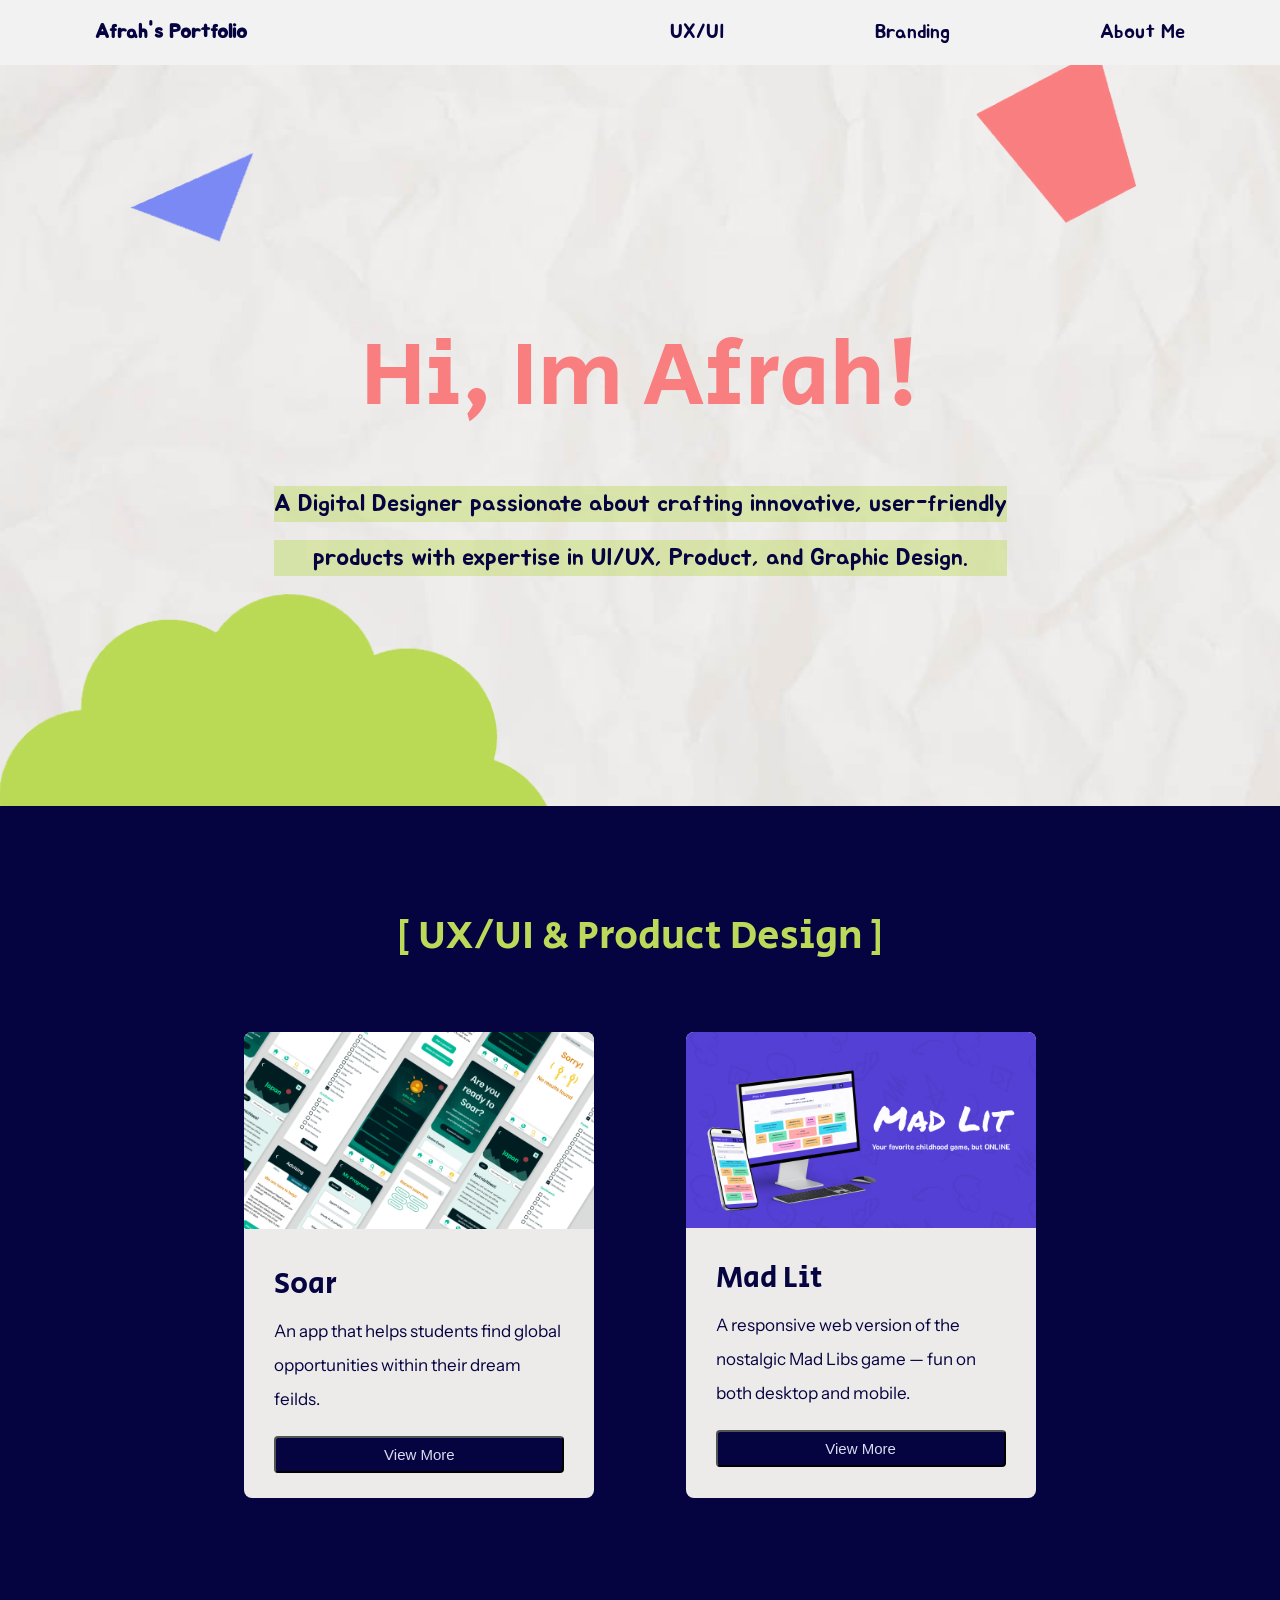
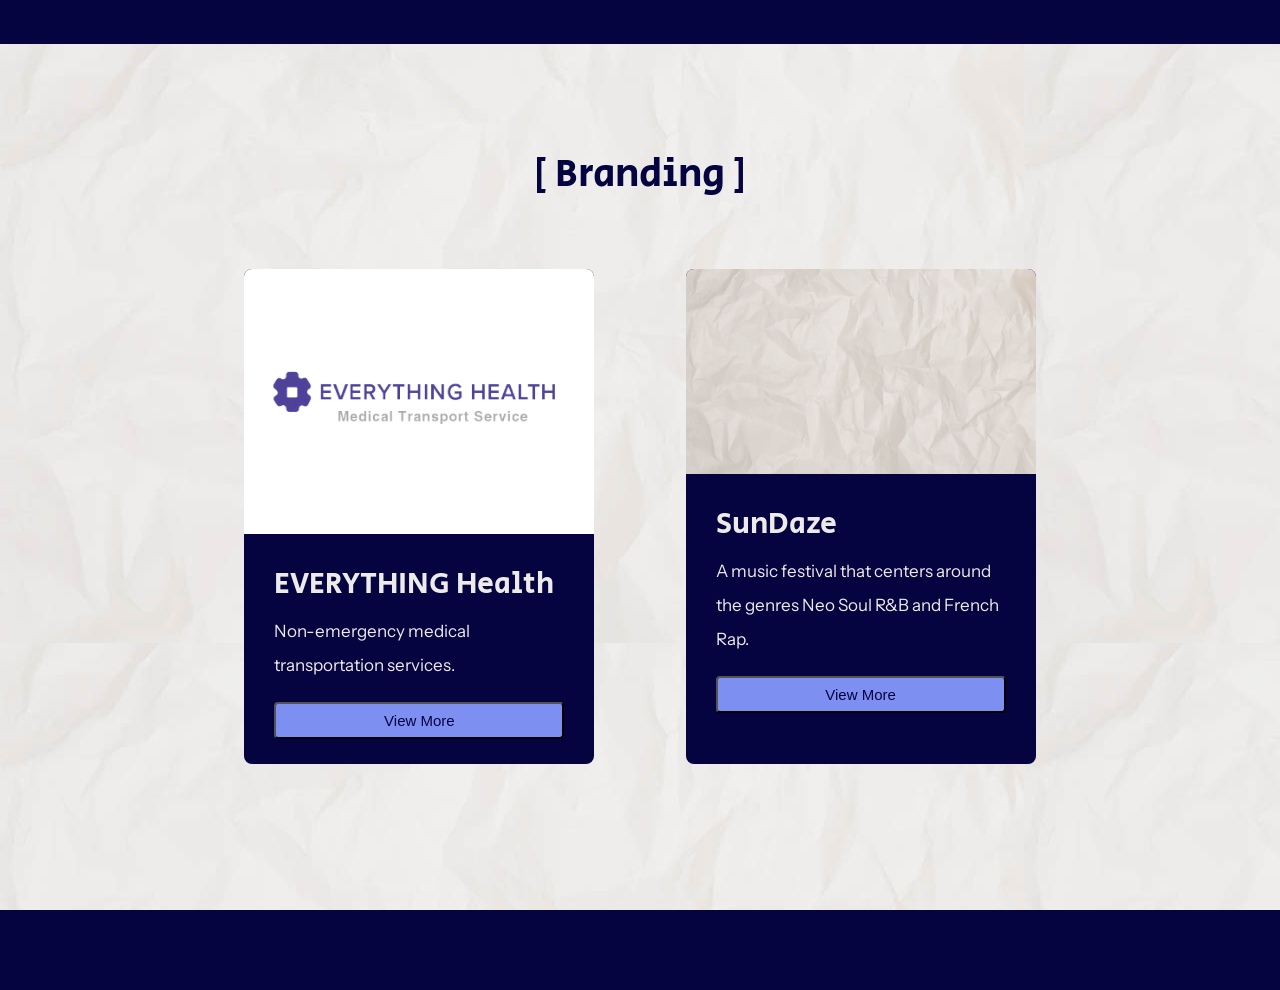
<file: index.html>
<!DOCTYPE html>
<html lang="en">
<head>
    <meta charset="UTF-8">
    <meta name="viewport" content="width=device-width, initial-scale=1.0">
    <link href="home.css" rel="stylesheet">
    <link href="home.js" rel="stylesheet">

    <!-- fonts -->
    <link rel="preconnect" href="https://fonts.googleapis.com">
    <link rel="preconnect" href="https://fonts.gstatic.com" crossorigin>
    <link href="https://fonts.googleapis.com/css2?family=Jua&display=swap" rel="stylesheet">

    <link rel="preconnect" href="https://fonts.googleapis.com">
    <link rel="preconnect" href="https://fonts.gstatic.com" crossorigin>
    <link href="https://fonts.googleapis.com/css2?family=Instrument+Sans:ital,wght@0,400..700;1,400..700&display=swap" rel="stylesheet">

    <link rel="preconnect" href="https://fonts.googleapis.com">
    <link rel="preconnect" href="https://fonts.gstatic.com" crossorigin>
    <link href="https://fonts.googleapis.com/css2?family=Secular+One&display=swap" rel="stylesheet">


    <title>Afrah's Portfolio</title>
</head>
<body class="custom-cursor">
    <a href="#"></a>

    <nav>
        <p ><a id="name" href="index.html">Afrah's Portfolio</a></p>

        <ul class="links">
            <li><a class="nav-link" href="#blue">UX/UI</a></li>
            <li><a class="nav-link" href="#white">Branding</a></li>
            <li><a class="nav-link" href="about.html">About Me</a></li>
        </ul>


        <button class="menu-toggle" aria-label="Toggle Menu">
            ☰
        </button>

        
        <div class="menu-overlay">
            <ul class="links">
                <li><a class="nav-link" href="#blue">UX/UI</a></li>
                <li><a class="nav-link" href="#white">Branding</a></li>
                <li><a class="nav-link" href="about.html">About Me</a></li>
            </ul>
        </div>

    </nav>

    <header>
        <section id="hero" class="container">
            <img src="images/Adobe Express - file.png" class="cloud" alt="cloud" />
            <img src="images/triangle.png" class="triangle" alt="triangle" />
            <img src="images/square.png" class="square" alt="square" />
            <!-- <img src="images/birds.png" class="birds" alt="birds" /> -->

            <div id="gif">
                <!-- <img src="images/Workspace.gif" alt="Computer man">. -->
                 <img src="images/Website Design.gif" alt="Computer man">.
            </div>

            <div class="">
                <h1>Hi, Im Afrah!</h1>
                <h2>A Digital Designer passionate about crafting innovative, user-friendly</h2><br>
                <h2>products with expertise in UI/UX, Product, and Graphic Design.</h2>
            </div>

            <!-- <div id="gif">
                <img src="images/Workspace.gif" alt="Computer man">.
            </div> -->

        </section>
    </header>

    <section id="blue" class="subSections">
        <h2>[ UX/UI & Product Design ]</h2>

        <div class="container2">
            
            <article>
                <div><img src="images/soarCover2.png" class="soarImg" alt="aazsoar image"></div>

                <div class="textSec">
                    <h3>Soar</h3>
                    <p>An app that helps students find global opportunities within their dream feilds.</p>
                    <button class="bp" onclick="location.href='files/Soar CS.pdf'"> View More</button>
                </div>
            </article>
            
            

            
            <article>
                <div><img src="images/mlthumbnail.jpg" alt="aazsoar image"></div>

                <div class="textSec">
                    <h3>Mad Lit</h3>
                    <p>A responsive web version of the nostalgic Mad Libs game — fun on both desktop and mobile.</p>
                    <button class="bp" onclick="location.href='files/mlit.pdf'"> View More</button>
                </div>
            </article>

            

            <!-- <article>
                <div><img src="images/paper2.jpg" alt="aazsoar image"></div>

                <div class="textSec">
                    <h3>Everything Health</h3>
                    <p>A website for booking non-emergency medical transportation services.</p>
                    <button class="bp" onclick="location.href='files/soar_file.pdf'"> View More</button>
                </div>
            </article> -->
        </div>
    </section>

    <section id="white" class="subSections">
        <h2>[ Branding ]</h2>

        <div class="container2">
            <!-- <article>
                <div><img src="images/paper2.jpg" alt="aazsoar image"></div>

                <div class="textSec">
                    <h3>Indebted</h3>
                    <p>An app that helps students achieve international opportunities in their dream fields.</p>
                    <button class="bp" onclick="location.href='files/soar_file.pdf'"> View More</button>
                </div>
            </article> -->

            <article>
                <div><img src="images/EH thumbnail.png" alt="aazsoar image"></div>

                <div class="textSec">
                    <h3>EVERYTHING Health</h3>
                    <p>Non-emergency medical transportation services.</p>
                    <button class="bp" onclick="location.href='files/EHBranding.pdf'"> View More</button>
                </div>
            </article>

            <article>
                <div><img src="images/paper2.jpg" alt="aazsoar image"></div>

                <div class="textSec">
                    <h3>SunDaze</h3>
                    <p>A music festival that centers around the genres Neo Soul R&B and French Rap.</p>
                    <button class="bp" onclick="location.href='files/sundaze file.pdf'"> View More</button>
                </div>
            </article>
        </div>


        <!-- <h2>[ Other ]</h2>
            <div class="gallery" class="carousel-container">
                <div class="carousel-track left-scroll">
                    <img src="art/hat.jpg" alt="fly">
                    <img src="art/chair2.jpg" alt="fly">
                    <img src="art/table.png" alt="fly">
                    <img src="art/shrem.jpg" alt="fly">
                    <img src="art/bill.jpeg" alt="fly"> -->



                    <!-- loop -->

                    <!-- <img src="art/hat.jpg" alt="fly">
                    <img src="art/chair2.jpg" alt="fly">
                    <img src="art/table.png" alt="fly">
                    <img src="art/shrem.jpg" alt="fly">
                    <img src="art/bill.jpeg" alt="fly">
                </div>
            </div> -->
    </section>





   

    <footer>
        <!-- <p>Thanks for visiting my portfolio!</p> -->
    </footer>

</body>
</html>
</file>
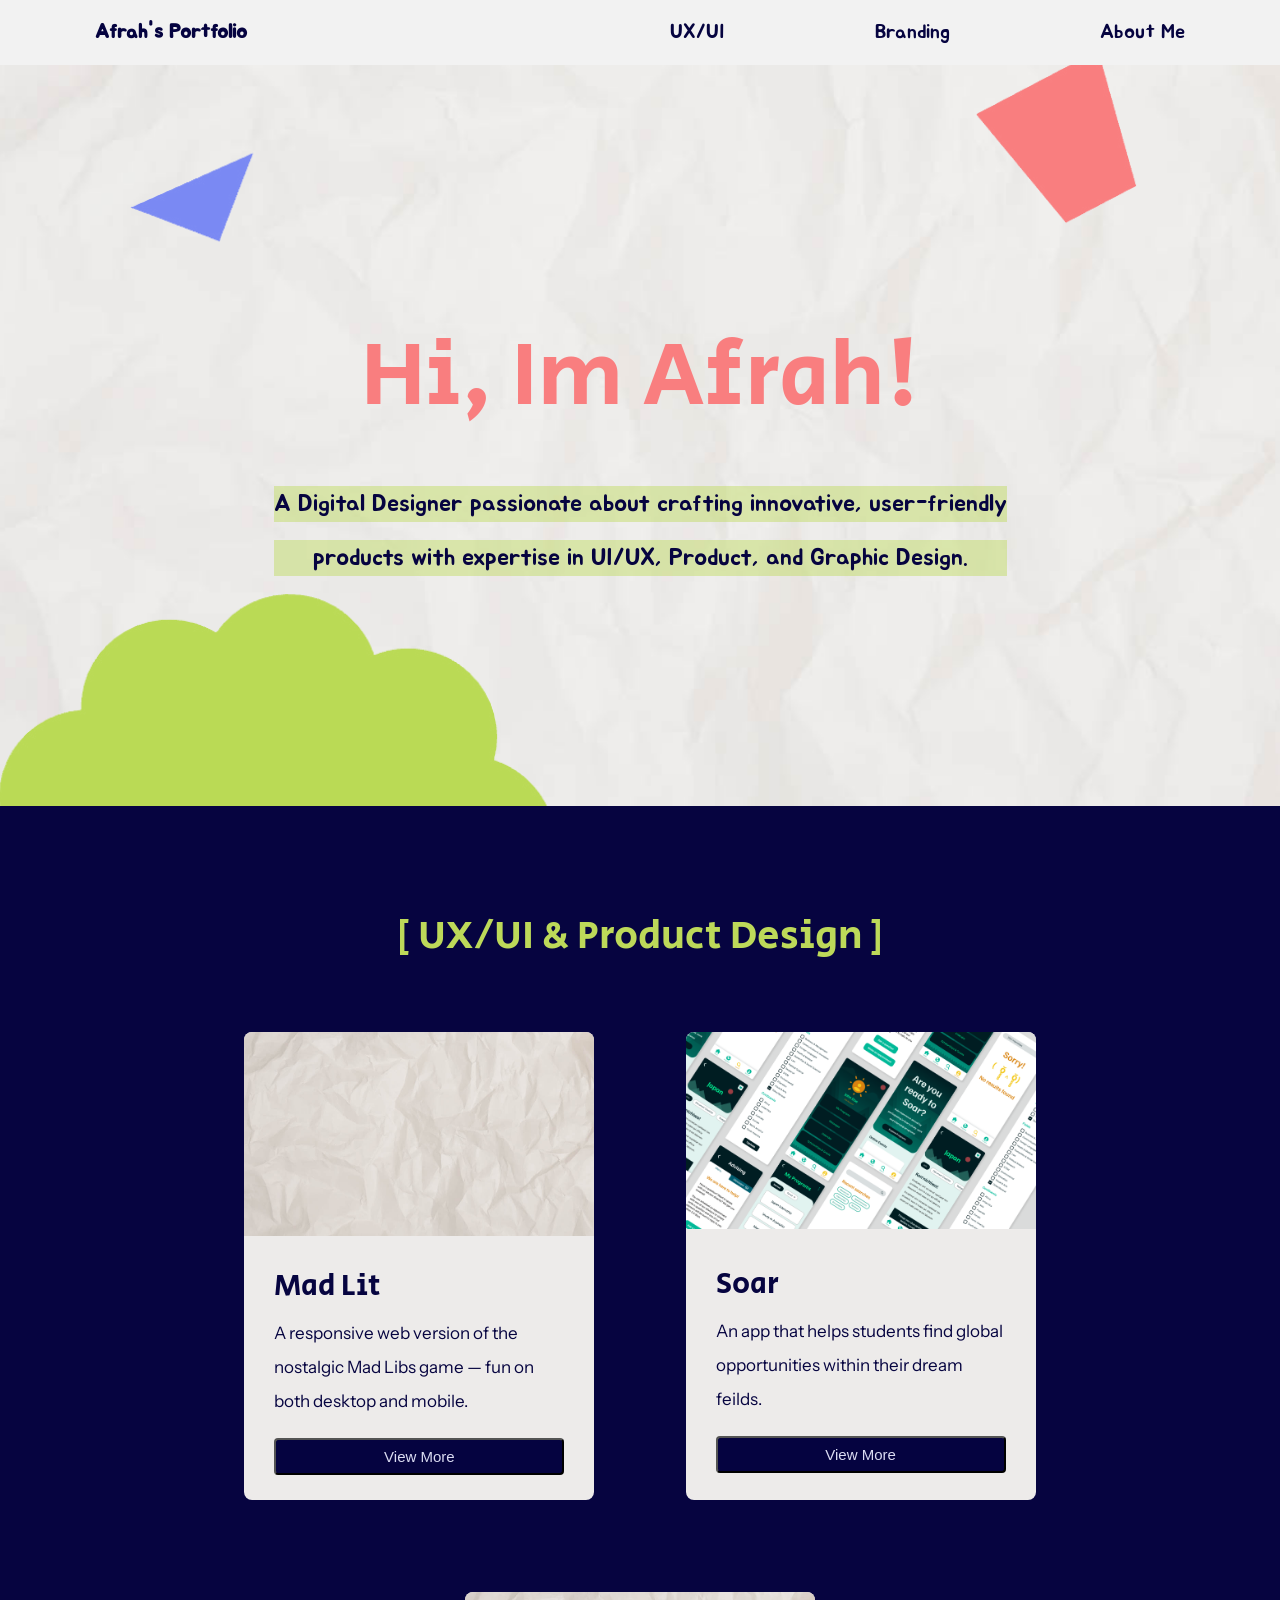
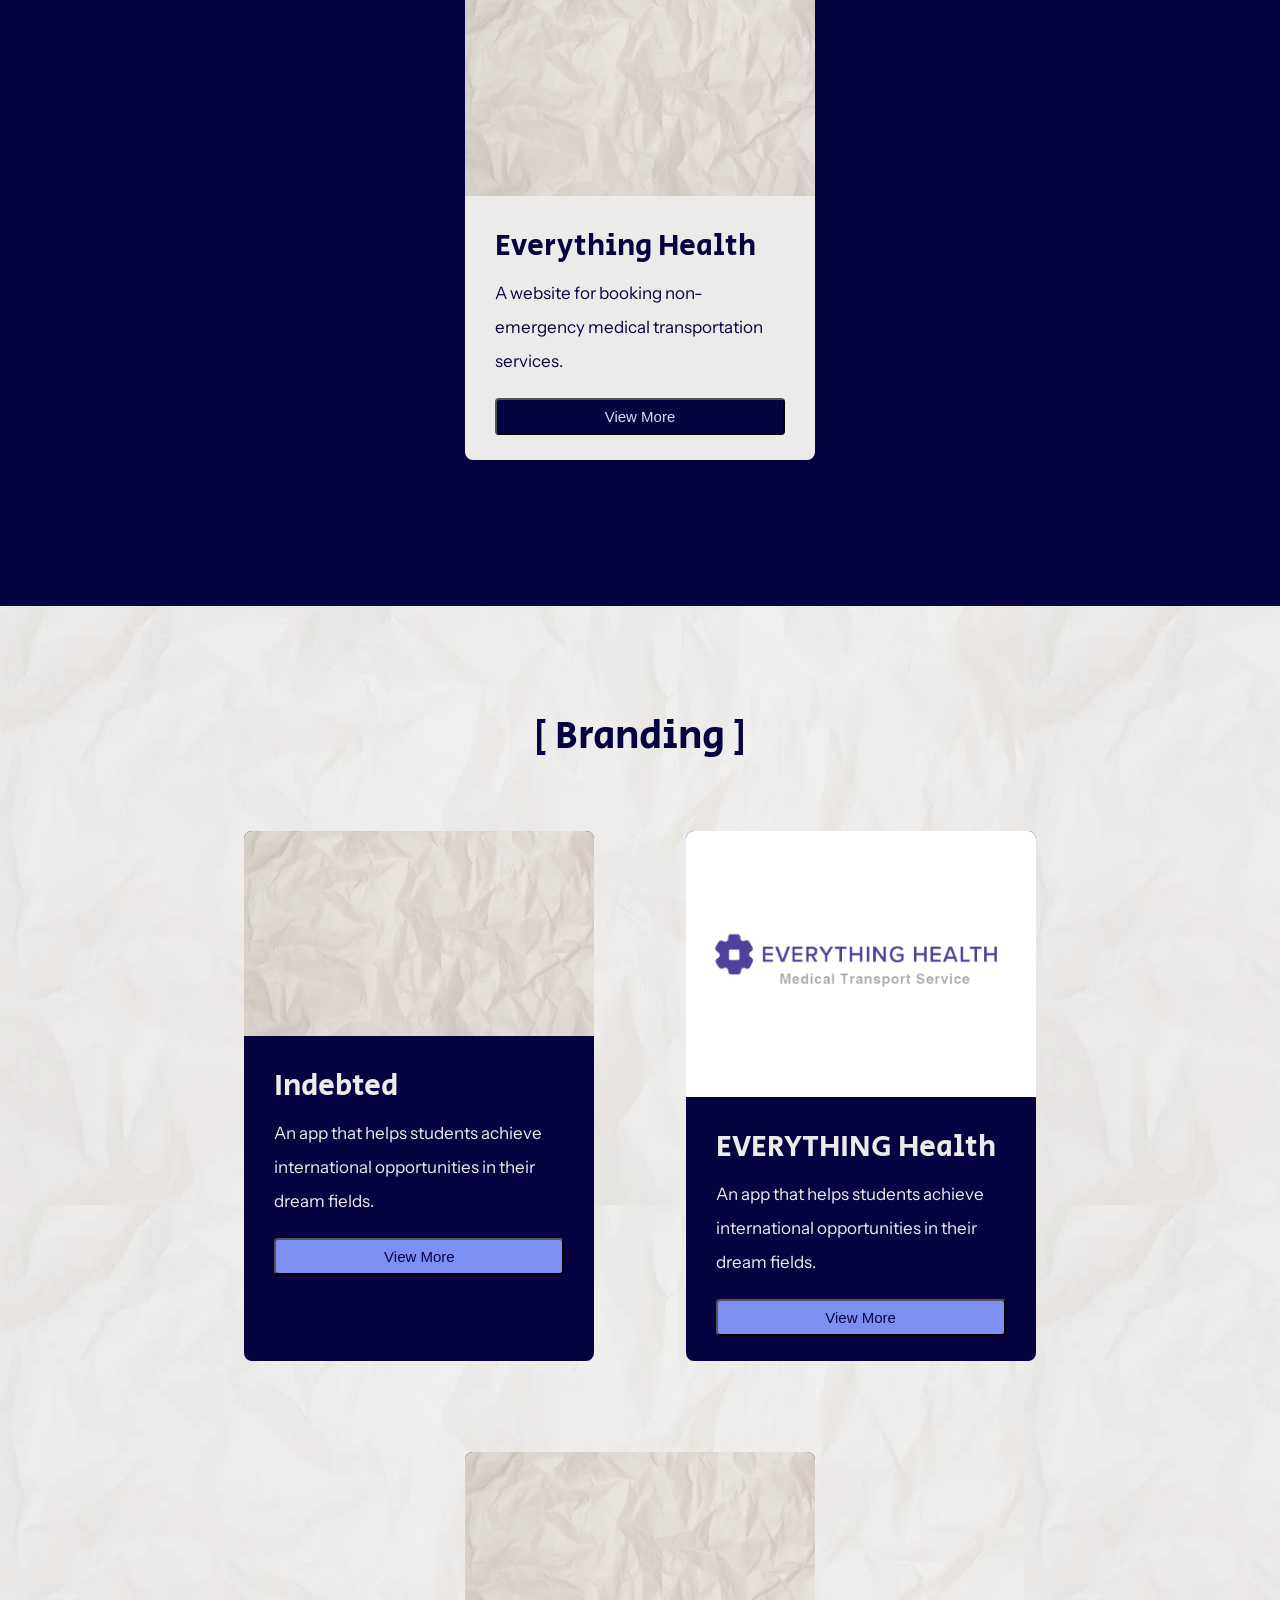
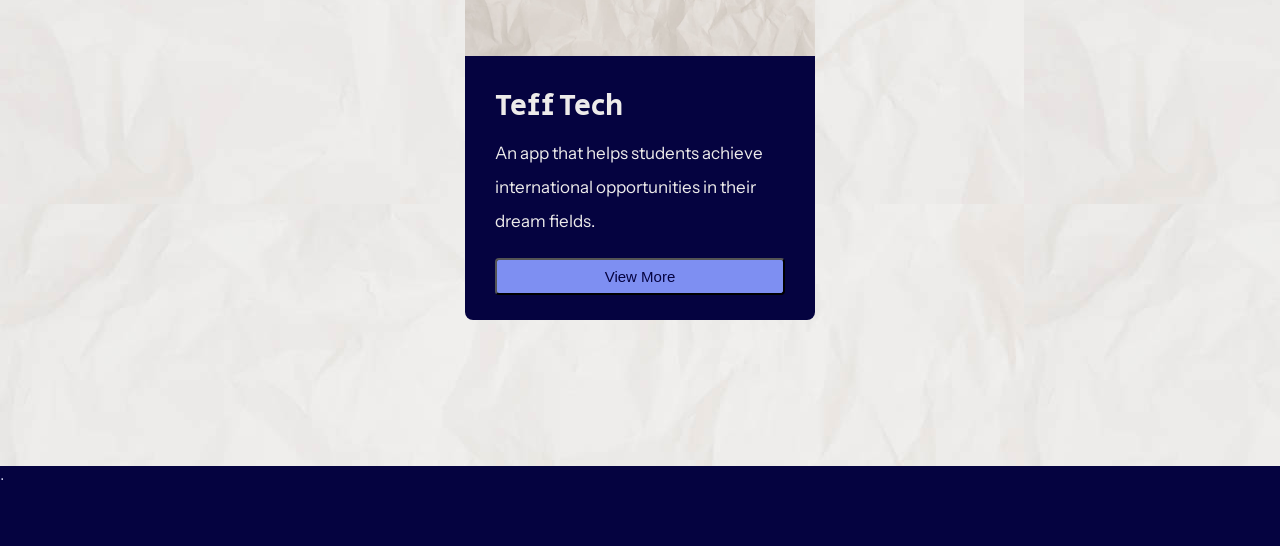
<file: home.html>
<!DOCTYPE html>
<html lang="en">
<head>
    <meta charset="UTF-8">
    <meta name="viewport" content="width=device-width, initial-scale=1.0">
    <link href="home.css" rel="stylesheet">
    <link href="home.js" rel="stylesheet">

    <!-- fonts -->
    <link rel="preconnect" href="https://fonts.googleapis.com">
    <link rel="preconnect" href="https://fonts.gstatic.com" crossorigin>
    <link href="https://fonts.googleapis.com/css2?family=Jua&display=swap" rel="stylesheet">

    <link rel="preconnect" href="https://fonts.googleapis.com">
    <link rel="preconnect" href="https://fonts.gstatic.com" crossorigin>
    <link href="https://fonts.googleapis.com/css2?family=Instrument+Sans:ital,wght@0,400..700;1,400..700&display=swap" rel="stylesheet">

    <link rel="preconnect" href="https://fonts.googleapis.com">
    <link rel="preconnect" href="https://fonts.gstatic.com" crossorigin>
    <link href="https://fonts.googleapis.com/css2?family=Secular+One&display=swap" rel="stylesheet">


    <title>Afrah's Portfolio</title>
</head>
<body class="custom-cursor">
    <a href="#"></a>

    <nav>
        <p ><a id="name" href="home.html">Afrah's Portfolio</a></p>

        <ul class="links">
            <li><a class="nav-link" href="#blue">UX/UI</a></li>
            <li><a class="nav-link" href="#white">Branding</a></li>
            <li><a class="nav-link" href="about.html">About Me</a></li>
        </ul>


        <button class="menu-toggle" aria-label="Toggle Menu">
            ☰
        </button>

        
        <div class="menu-overlay">
            <ul class="links">
                <li><a class="nav-link" href="#blue">UX/UI</a></li>
                <li><a class="nav-link" href="#white">Branding</a></li>
                <li><a class="nav-link" href="about.html">About Me</a></li>
            </ul>
        </div>

    </nav>

    <header>
        <section id="hero" class="container">
            <img src="images/Adobe Express - file.png" class="cloud" alt="cloud" />
            <img src="images/triangle.png" class="triangle" alt="triangle" />
            <img src="images/square.png" class="square" alt="square" />
            <!-- <img src="images/birds.png" class="birds" alt="birds" /> -->

            <div id="gif">
                <!-- <img src="images/Workspace.gif" alt="Computer man">. -->
                 <img src="images/Website Design.gif" alt="Computer man">.
            </div>

            <div class="">
                <h1>Hi, Im Afrah!</h1>
                <h2>A Digital Designer passionate about crafting innovative, user-friendly</h2><br>
                <h2>products with expertise in UI/UX, Product, and Graphic Design.</h2>
            </div>

            <!-- <div id="gif">
                <img src="images/Workspace.gif" alt="Computer man">.
            </div> -->

        </section>
    </header>

    <section id="blue" class="subSections">
        <h2>[ UX/UI & Product Design ]</h2>

        <div class="container2">
            <article>
                <div><img src="images/paper2.jpg" alt="aazsoar image"></div>

                <div class="textSec">
                    <h3>Mad Lit</h3>
                    <p>A responsive web version of the nostalgic Mad Libs game — fun on both desktop and mobile.</p>
                    <button class="bp" onclick="location.href='files/soar_file.pdf'"> View More</button>
                </div>
            </article>

            <article>
                <div><img src="images/soarCover2.png" class="soarImg" alt="aazsoar image"></div>

                <div class="textSec">
                    <h3>Soar</h3>
                    <p>An app that helps students find global opportunities within their dream feilds.</p>
                    <button class="bp" onclick="location.href='files/Soar CS.pdf'"> View More</button>
                </div>
            </article>

            <article>
                <div><img src="images/paper2.jpg" alt="aazsoar image"></div>

                <div class="textSec">
                    <h3>Everything Health</h3>
                    <p>A website for booking non-emergency medical transportation services.</p>
                    <button class="bp" onclick="location.href='files/soar_file.pdf'"> View More</button>
                </div>
            </article>
        </div>
    </section>

    <section id="white" class="subSections">
        <h2>[ Branding ]</h2>

        <div class="container2">
            <article>
                <div><img src="images/paper2.jpg" alt="aazsoar image"></div>

                <div class="textSec">
                    <h3>Indebted</h3>
                    <p>An app that helps students achieve international opportunities in their dream fields.</p>
                    <button class="bp" onclick="location.href='files/soar_file.pdf'"> View More</button>
                </div>
            </article>

            <article>
                <div><img src="images/EH thumbnail.png" alt="aazsoar image"></div>

                <div class="textSec">
                    <h3>EVERYTHING Health</h3>
                    <p>An app that helps students achieve international opportunities in their dream fields.</p>
                    <button class="bp" onclick="location.href='files/EHBranding.pdf'"> View More</button>
                </div>
            </article>

            <article>
                <div><img src="images/paper2.jpg" alt="aazsoar image"></div>

                <div class="textSec">
                    <h3>Teff Tech</h3>
                    <p>An app that helps students achieve international opportunities in their dream fields.</p>
                    <button class="bp" onclick="location.href='files/soar_file.pdf'"> View More</button>
                </div>
            </article>
        </div>
    </section>

    <footer>
        <!-- <p>Thanks for visiting my portfolio!</p> -->.
    </footer>

</body>
</html>
</file>
<file: home.css>
/* ///////////////// General /////////////////*/
.custom-cursor {
    cursor: url('images/icons8-cursor-49.png')20 20, auto ;
    color: #cacce7;
} 
a {
  cursor: url('images/icons8-select-cursor-48.png') 10 10, pointer;
}
button{
    cursor: url('images/icons8-select-cursor-48.png') 10 10, pointer;
}


body {
    height: 100%;
    width: 100%;
    background: #F2F2F2;
    background-repeat:repeat;
    margin: auto;
    font-family: "Hind", sans-serif;
    overflow-x: hidden; 
}
footer {
    height: 80px;
    background-color: #050340;
}
/* Reset some styles to ensure consistency */
* {
    margin: 0;
    padding: 0;
    box-sizing: border-box;
}
nav {
    width: 100%;
    display: flex;
    justify-content: space-between; /* Distribute space evenly */
    position: fixed;
    background-color: #F2F2F2;
    /* background-image: url("images/paper3.jpg"); */
    padding: 20px;

    font-weight: 300;
    font-style: normal;
    font-size: 20px;
    z-index: 100; /* Ensure nav stays above other content */

    font-family: "Jua", sans-serif;
    font-weight: 400;
    font-style: normal;
}
#name {
    /* padding-top: 5px; */
    padding-left: 75px; /* Reduced padding for better spacing */
    color: #050340;
    font-weight: 500;
    font-size: 20px;
    font-style: normal;
    text-decoration: none;
    font-weight: bold;
    /* font-size: 20px; */
}

ul.links {
    /* padding-top: 10px; */
    list-style-type: none;
    display: flex;
    text-align: center; /* Centered for better alignment */
    padding: 0; /* Remove padding */
    margin: 0; /* Remove margin */
}

.nav-link {
    
    text-decoration: none;
    padding: 0 75px; /* Added padding for spacing */
    color: #060440; /* Ensured text color */
    text-align: center; /* Centered for better alignment */
    transition: color 0.3s ease; /* Smooth color change on hover */
}

.nav-link:hover {
    color: #F27E88; /* Changed hover color */
}








.menu-overlay {
  display: none;
}

/* Toggle button */
.menu-toggle {
  display: none;
  font-size: 28px;
  background: none;
  border: none;
  cursor: pointer;
  margin-right: 30px;
  color: #050340;
}

/* ========== MOBILE STYLES ========== */
@media (max-width: 905px) {
  ul.links {
    display: none;
    flex-direction: column;
    position: absolute;
    top: 70px;
    right: 0;
    background-color: #f2f2f2;
    width: 100%;
    padding: 20px 0;
  }

  ul.links.active {
    display: flex;
  }

  .nav-link {
    padding: 15px 0;
    font-size: 10px;
  }

  .menu-toggle {
    display: block;
  }

  #name {
    padding-left: 20px;
  }
}


/* ///////////////// home page /////////////////*/
header {
    width: 100%;
    background-image: url("images/paper3.jpg");
    /* background-image: url("images/banner1.png"); */
    background-size:cover;
    background-position: center; /* Center the background image */
    background-repeat: no-repeat;
    display: flex;
    flex-direction: column; /* Stack content vertically */
    align-items: center; /* Center content horizontally */
    justify-content: center; /* Center content vertically */
    text-align: center;


    overflow: hidden;
    position: relative;
}
.container{
    max-width: 1200px; /* Limit the maximum width of the container */
    margin: auto; /* Center the container */
    padding: 310px 130px 230px 130px;
    display: flex;
    flex-wrap: wrap;
    justify-content: center;


    position: relative;
    z-index: 1;
}

.cloud {
    /* position: absolute;
    bottom: 202px;
    left: 18%;
    transform: translateX(-50%);
    width: 570px; 
    pointer-events: none;
    animation: float-sideways 3s ease-in-out infinite; */


    position: absolute;
    bottom: 0;
    left: -15%;
    width: 570px;
    max-width: 45vw;
    pointer-events: none;
    animation: float-sideways 3s ease-in-out infinite;
    z-index: 0;
}
.triangle {
    position: absolute;
    top: 130px;
    left: 5%;
    transform: translateX(-50%);
    width: 150px; /* Adjust size as needed */
    pointer-events: none;

    animation: float 3s ease-in-out infinite;
}
.square {
    position: absolute;
    top: 40px;
    right: -10%;
    transform: translateX(-50%);
    width: 180px; /* Adjust size as needed */
    pointer-events: none;

    animation: float 4s ease-in-out infinite;
}

#gif {
    /* position: absolute;
    bottom: 98px;
    right: -4%;
    transform: translateX(-50%);
    width: 430px; 
    pointer-events: none;
    animation: float 3s ease-in-out infinite; */


    position: absolute;
    bottom: -25px;
    right: -50%;
    width: 360px;
    max-width: 40vw;
    pointer-events: none;
    animation: float 3s ease-in-out infinite;
    z-index: 0;
}

#gif img {
    width: 100%;  /* Image fills the width of its container */
    height: auto;  /* Maintain aspect ratio */
    object-fit: cover;  /* Ensure image fills its area without distortion */
}


/* .birds {
    position: absolute;
    bottom: 1px;
    right: 2%;
    transform: translateX(-50%);
    width: 400px;
    pointer-events: none;
} */

@keyframes float {
    0% { transform: translateX(-50%) translateY(0); }
    50% { transform: translateX(-50%) translateY(-10px); }
    100% { transform: translateX(-50%) translateY(0); }
}
/* left to right */
@keyframes float-sideways {
    0%   { transform: translateX(-50%) translateY(0); }
    50%  { transform: translateX(-48%) translateY(0); } /* slight move to the right */
    100% { transform: translateX(-50%) translateY(0); }
}


/* ✅ Responsive Design */
@media (max-width: 1024px) {
    .container {
        padding: 240px 80px 160px 80px;
    }

    .cloud {
        width: 320px;
        left: 10%;
    }

    .triangle {
        width: 100px;
        top: 100px;
    }

    .square {
        width: 120px;
        top: 20px;
        right: 8%;
    }

    #gif {
        width: 200px;
        right: -15%;
    }

    .container h1 {
        font-size: 3.5rem;
    }

    .container h2 {
        font-size: 1.25rem;
    }
}

/* --- Mobile --- */
@media (max-width: 768px) {
    .container {
        padding: 180px 40px 140px 40px;
    }

    .cloud {
        width: 200px;
        left: 5%;
    }

    #gif {
        width: 160px;
        right: -20%;
    }

    .triangle,
    .square {
        display: none;
    }

    .container h1 {
        font-size: 3rem;
    }

    .container h2 {
        font-size: 1.1rem;
    }
}

/* --- Extra Small Phones --- */
@media (max-width: 480px) {
    .container {
        padding: 140px 20px 120px 20px;
    }

    .cloud,
    #gif {
        display: none;
    }

    .container h1 {
        font-size: 2.5rem;
    }

    .container h2 {
        font-size: 1rem;
    }
}









.container h1 {
    /* font-size: 2.5rem; */
    margin-bottom: 1rem;
}

.container h2 {
    font-size: 1.5rem;
    max-width: 800px;
    margin: 0 auto;
}





h1{
    font-size: 90px;
    line-height:  1.5;
    color: #F97E7F;
    padding-bottom: 25px;

    /* font-family: "Jua", sans-serif;
    font-weight: 400;
    font-style: normal; */

    font-family: "Secular One", sans-serif;
    font-weight: 400;
    font-style: normal;




}
#hero h2{
    color: #060440;
   font-family: "Hind", sans-serif;
   font-weight: 300;
   font-style: normal;
   line-height:  1.5;
   background-color: rgba(189, 217, 89, 0.45);

   /* font-family: "Instrument Sans", sans-serif;
   font-optical-sizing: auto;
   font-style: normal;
   font-weight: 600; */

   font-family: "Jua", sans-serif;
   font-weight: 100;
   font-style: normal;
}


/* ///////////////// subSections (sections) /////////////////*/
section{
    padding: 100px 70px;

    display: block;
}
.subSections{
    font-family: "Instrument Sans", sans-serif;
   font-optical-sizing: auto;
   font-style: normal;
}
.subSections h2{
    font-size: 40px;
    display:grid;
    text-align: center;

    /* font-family: "Jua", sans-serif;
    font-weight: 400;
    font-style: normal; */

    font-family: "Secular One", sans-serif;
    font-weight: 400;
    font-style: normal;
}
.container2{
    display: flex;
    flex-wrap: wrap;
    justify-content: center;
}
.subSections article{
    margin: 4%;
    /* for text */
    width: 350px;
    text-align: left;
    line-height:  2;
}
.subSections article img{
    max-width: 350px;
    max-height: 300px;
    border-radius: 8px 8px 0px 0px;
}
.subSections h3{
    font-size: 30px;

    font-family: "Secular One", sans-serif;
    font-weight: 400;
    font-style: normal;
}

.textSec {
    padding: 10px 30px 25px 30px;
}
.subSections p{
    padding: 0px 0px 20px 0px;
    /* padding-top: 5px;
    padding-bottom: 20px; */
}

p{
    font-size: 17px;
}

.subSections button{
    padding: 8px 20px;
    text-align: center;
    text-decoration: none;
    display: inline-block;
    font-size: 15px;
    border-radius: 4px;
    transition: background-color 0.3s, color 0.3s, border 0.3s;

    
}

#blue{
    background-color: #060440;
    color: #060440;
    /* font-size: 15px; */
    line-height: 1.5;
}
#blue h2 {
    color: #BDD959;
    padding-bottom: 20px;
}

#blue article{
    background-color:#EDEBEA;
    border-radius: 8px;
}
#blue button {
    text-align: center;
    width: 290px;

    background-color: #050340;
    color: #DBDCF2;
}
#blue button:hover {
    background-color: #EDEBEA;
    border: 2px solid #050340;
    color: #050340;
}

.soarImg{
    padding-bottom: 5px;
}

/* section 2 */
#white{
    background-color: #EDEBEA;
    background-image: url("images/paper3.jpg");
    color: #EDEBEA;
    font-size: 15px;
    line-height: 1.5;
}
#white h2 {
    color: #050340;
    padding-bottom: 20px;
}
#white article{
    background-color:#050340;
    border-radius: 8px;
}

#white button {
    text-align: center;
    width: 290px;

    background-color: #7E8FF2;
    color: #050340;
}
#white button:hover {
    background-color: #050340;
    border: 2px solid #7E8FF2;
    color: #EDEBEA;
}








/* ////////////////   ABOUT CSS //////////////////////////////////////////////////////////////////////*/

#about header {
    width: 100%;
    background-image: url("images/paper3.jpg");
    /* background-image: url("images/banner1.png"); */
    background-size:cover;
    background-position: center; /* Center the background image */
    background-repeat: no-repeat;
    display: flex;
    flex-direction: column; /* Stack content vertically */
    align-items: center; /* Center content horizontally */
    justify-content: center; /* Center content vertically */
    text-align: center;
}
#about .container{
    max-width: 1200px; /* Limit the maximum width of the container */
    margin: auto; /* Center the container */
    padding: 80px 30px 30px 30px;
    display: flex;
    flex-wrap: wrap;
    justify-content: center;
}

/* shapes */
/* .cloud2 {
    position: absolute;
    top: 100px;
    left: 18%;
    transform: translateX(-50%) scaleY(-1);
    width: 200px;
    pointer-events: none;
  
    animation: float-sideways 3s ease-in-out infinite;
} */

#catgif {
    position: absolute;
    top: 100px;
    left: -70%;
    transform: translateX(-50%);
    width: 270px;
    pointer-events: none;
}

#catgif img {
    width: 100%;  /* Image fills the width of its container */
    height: auto;  /* Maintain aspect ratio */
    object-fit: cover;  /* Ensure image fills its area without distortion */
}

.cloud2 {
    position: absolute;
    top: 231px;
    right: -105%;
    transform: translateX(-50%);
    width: 200px; /* Adjust size as needed */
    pointer-events: none;

    animation: float-sideways 2s ease-in-out infinite;
}


#about h1{
    font-size: 70px;
    line-height:  1.5;
    color: #F97E7F;
    padding-top: 25px;
    padding-bottom: 10px;

    font-family: "Secular One", sans-serif;
    font-weight: 400;
    font-style: normal;
}
#about .heroText h2{
    color: #060440;
   font-family: "Hind", sans-serif;
   font-weight: 300;
   font-style: normal;
   line-height:  1.5;
   background-color: rgba(189, 217, 89, 0.45);


   font-family: "Jua", sans-serif;
   font-weight: 100;
   font-style: normal;
}



/* //////////////////////////////////// BODY ///////////*/

#about section{
    padding: 40px;
}

#aboutBlue{
    background-color: #060440;
    color: #F2F2F2;
    font-size: 15px;
    /* font-weight: bold; */
    line-height: 1.5;

}

#hello{
    width: 550px;
}
#hello h2{
    color: #BDD959;
    text-align: left;
    
}

#skills h3{
    color:#BDD959;
   font-family: "Hind", sans-serif;
   font-weight: 300;
   font-style: normal;
   line-height:  1.5;
   padding-top: 50px;
   /* background-color: #F97E7F; */


   font-family: "Jua", sans-serif;
   font-weight: 100;
   font-style: normal;
}


/* ////////////////////// 1ST SECTION - MY BIO */

#about{
    /* display: block; */
    /* font */
    /* font-family: "Hind", sans-serif;
    font-weight: 300;
    font-style: normal; */
}
#about .group h2{
    /* font */
    font-family: "Space Grotesk", sans-serif;
    font-optical-sizing: auto;
    /* font-weight: <weight>; */
    font-style: normal;
    /* padding-left: 40px; */
    font-size: 35px;
}
#hello p{
    font-size: 18px;
    line-height: 40px;
}

#comment{
    color: #BDD959;
    text-align: center;
    font-size: 40px;
    background-color: rgba(126, 143, 242, 0.05);
    padding-top: 20px;

    font-family: "Jua", sans-serif;
   font-weight: 100px;
   font-style: normal;

}


#skillsContainer {
    display: flex;
  flex-wrap: wrap;
  justify-content: center;
  gap: 20px; /* optional spacing between items */

  padding-top: 40px;
}

.iconWords {
  width: 120px; /* controls number per row, adjust as needed */
  display: flex;
  flex-direction: column;
  align-items: center;
  text-align: center;
  padding: 10px 1px ;
  padding-left: 100px;
  line-height: 30px;

  font-size: 14px;

  /* position: absolute; */
    transform: translateX(-50%);
    pointer-events: none;

    animation: float 3s ease-in-out infinite;
}

.iconWords .icon {
  margin-bottom: 8px;

}

.iconWords p {
  font-size: 20px;
  color: #F27E88;

font-family: "Jua", sans-serif;
   font-weight: 100px;
   font-style: normal;
}


/* icons */
.skill-icons--figma-dark {
    display: inline-block;
    width: 4em;
    height: 4em;
    background-repeat: no-repeat;
    background-size: 100% 100%;
    background-image: url("data:image/svg+xml,%3Csvg xmlns='http://www.w3.org/2000/svg' viewBox='0 0 256 256'%3E%3Cg fill='none'%3E%3Crect width='256' height='256' fill='%23242938' rx='60'/%3E%3Cg clip-path='url(%23skillIconsFigmaDark0)'%3E%3Cpath fill='%230acf83' d='M94.347 228c18.4 0 33.333-14.933 33.333-33.333v-33.334H94.347c-18.4 0-33.334 14.934-33.334 33.334c0 18.4 14.934 33.333 33.334 33.333'/%3E%3Cpath fill='%23a259ff' d='M61.013 128c0-18.4 14.934-33.333 33.334-33.333h33.333v66.666H94.347c-18.4 0-33.334-14.933-33.334-33.333'/%3E%3Cpath fill='%23f24e1e' d='M61.013 61.333C61.013 42.933 75.947 28 94.347 28h33.333v66.667H94.347c-18.4 0-33.334-14.934-33.334-33.334'/%3E%3Cpath fill='%23ff7262' d='M127.68 28h33.333c18.4 0 33.334 14.933 33.334 33.333s-14.934 33.334-33.334 33.334H127.68z'/%3E%3Cpath fill='%231abcfe' d='M194.347 128c0 18.4-14.934 33.333-33.334 33.333c-18.4 0-33.333-14.933-33.333-33.333s14.933-33.333 33.333-33.333S194.347 109.6 194.347 128'/%3E%3C/g%3E%3Cdefs%3E%3CclipPath id='skillIconsFigmaDark0'%3E%3Cpath fill='%23fff' d='M61 28h133.36v200H61z'/%3E%3C/clipPath%3E%3C/defs%3E%3C/g%3E%3C/svg%3E");
    
}
.logos--adobe-photoshop {
    display: inline-block;
    width: 4em;
    height: 4em;
    background-repeat: no-repeat;
    background-size: 100% 100%;
    background-image: url("data:image/svg+xml,%3Csvg xmlns='http://www.w3.org/2000/svg' viewBox='0 0 256 250'%3E%3Crect width='256' height='249.6' fill='%23001e36' rx='42.5'/%3E%3Cpath fill='%2331a8ff' d='M57.644 175.035V65.297c0-.8.344-1.202 1.031-1.202l1.087-.003l1.858-.02l2.582-.051l8.65-.183l9.275-.172c3.262-.056 6.496-.086 9.702-.086c8.7 0 16.027 1.088 21.982 3.263a38.139 38.139 0 0 1 14.34 8.758a33.596 33.596 0 0 1 7.814 12.108a40.17 40.17 0 0 1 2.405 13.824c0 9.161-2.119 16.717-6.355 22.669a35.902 35.902 0 0 1-16.6 12.756l-.573.21c-6.973 2.601-14.695 3.541-23.164 3.6l-1.316.004l-1.953-.01l-.985-.014l-1.098-.026l-.662-.026l-.402-.021l-.989-.036l-1.209-.025l-1.82-.013l-.405-.001v34.263a1.366 1.366 0 0 1-1.546 1.546H58.847c-.803 0-1.203-.456-1.203-1.374M80.84 84.703v35.792a53.16 53.16 0 0 0 4.12.172h5.668a40.277 40.277 0 0 0 11.533-1.727l.746-.233a18.515 18.515 0 0 0 8.759-5.668c2.152-2.538 3.267-6.035 3.344-10.492l.005-.499c.09-3.322-.774-6.6-2.491-9.445a16.015 16.015 0 0 0-7.47-6.097a31.829 31.829 0 0 0-12.537-2.146l-2.178.006l-1.374.012l-1.311.017l-1.85.036l-1.35.038l-.701.026l-.937.044l-.798.049l-.455.036l-.393.038l-.173.02zm123.93 29.284a40.153 40.153 0 0 0-9.458-3.442l-.76-.164a54.267 54.267 0 0 0-11.009-1.363l-.926-.011a22.21 22.21 0 0 0-6.44.773a5.786 5.786 0 0 0-3.35 2.146a5.408 5.408 0 0 0-.858 2.92a4.56 4.56 0 0 0 1.03 2.747a11.689 11.689 0 0 0 3.235 2.637l.372.197a71.946 71.946 0 0 0 7.556 3.52a74.88 74.88 0 0 1 16.4 7.814a24.941 24.941 0 0 1 8.416 8.845a23.581 23.581 0 0 1 2.49 10.99a24.686 24.686 0 0 1-4.122 14.169a27.11 27.11 0 0 1-11.936 9.53c-5.037 2.214-11.223 3.357-18.557 3.432l-.762.004a69.87 69.87 0 0 1-13.556-1.188l-.956-.186a46.302 46.302 0 0 1-10.905-3.435a2.224 2.224 0 0 1-1.202-1.89v-18.718a1.01 1.01 0 0 1 .43-.945a.833.833 0 0 1 .944.086a45.879 45.879 0 0 0 13.223 5.238a54.53 54.53 0 0 0 12.537 1.632c4.006 0 6.954-.516 8.844-1.546a4.855 4.855 0 0 0 2.834-4.465c0-1.486-.859-2.918-2.576-4.293c-.72-.576-1.753-1.203-3.097-1.88l-.643-.316l-.686-.323l-.36-.164l-.754-.334a66.85 66.85 0 0 0-.393-.17l-.82-.344l-.427-.175l-.886-.355l-.46-.18l-.953-.367l-.997-.373a63.13 63.13 0 0 1-15.199-7.728a26.21 26.21 0 0 1-8.071-9.016a23.682 23.682 0 0 1-2.49-10.905a24.62 24.62 0 0 1 3.606-12.88c2.7-4.27 6.576-7.67 11.163-9.788c5.037-2.517 11.333-3.777 18.89-3.779a83.61 83.61 0 0 1 13.224.945a34.663 34.663 0 0 1 9.206 2.49c.473.136.854.485 1.03.945c.117.419.174.852.172 1.288v17.345c.025.41-.172.803-.515 1.03a1.66 1.66 0 0 1-1.478 0'/%3E%3C/svg%3E");
}
.logos--adobe-illustrator {
    display: inline-block;
  width: 4em;
    height: 4em;
    background-repeat: no-repeat;
    background-size: 100% 100%;
    background-image: url("data:image/svg+xml,%3Csvg xmlns='http://www.w3.org/2000/svg' viewBox='0 0 256 250'%3E%3Crect width='256' height='249.6' fill='%23300' rx='42.5'/%3E%3Cpath fill='%23ff9a00' d='M124.054 149.79h-39.67l-8.072 25.073a2.02 2.02 0 0 1-2.061 1.546H54.158c-1.145 0-1.546-.63-1.202-1.89l34.347-98.918c.343-1.03.687-2.203 1.03-3.52c.45-2.292.68-4.62.687-6.955a1.063 1.063 0 0 1 1.202-1.203h27.306c.8 0 1.258.287 1.374.86l38.983 109.908c.344 1.146 0 1.719-1.03 1.718h-22.326a1.587 1.587 0 0 1-1.717-1.202zm-33.488-21.638H117.7l-.387-1.277l-.621-2.022l-.443-1.42l-.707-2.236l-1.503-4.707l-1.322-4.173l-3.433-10.87a334.433 334.433 0 0 1-2.46-8.138l-.628-2.21l-.734-2.613l-1.12-4.05l-.21-.763h-.171a138.781 138.781 0 0 1-3.136 12.23l-2.548 8.196l-1.402 4.528l-1.415 4.584c-.256.828-.51 1.647-.765 2.456l-.76 2.398l-.756 2.342l-.752 2.284l-.748 2.227c-.248.733-.496 1.456-.743 2.17zm90.501-46.025a12.456 12.456 0 0 1-9.445-3.778a13.586 13.586 0 0 1-3.607-9.789a12.6 12.6 0 0 1 3.864-9.53a13.27 13.27 0 0 1 9.165-3.697l.366.004c4.122 0 7.357 1.23 9.704 3.692a13.258 13.258 0 0 1 3.52 9.531a13.412 13.412 0 0 1-3.692 9.79a13.177 13.177 0 0 1-9.508 3.79zm-11.85 92.564V92.603c0-1.03.456-1.546 1.374-1.546h21.124c.915 0 1.373.515 1.374 1.546v82.088c0 1.146-.458 1.719-1.374 1.718h-20.952c-.976 0-1.49-.514-1.541-1.542z'/%3E%3C/svg%3E");
}
.logos--adobe-indesign {
    display: inline-block;
 width: 4em;
    height: 4em;
    background-repeat: no-repeat;
    background-size: 100% 100%;
    background-image: url("data:image/svg+xml,%3Csvg xmlns='http://www.w3.org/2000/svg' viewBox='0 0 256 250'%3E%3Crect width='256' height='249.6' fill='%2349021f' rx='42.5'/%3E%3Cpath fill='%23f36' d='M92.969 65.297v109.394c0 1.146-.515 1.718-1.546 1.718h-20.78c-.917 0-1.375-.573-1.373-1.718V65.297c0-.915.515-1.373 1.545-1.374h20.78a1.215 1.215 0 0 1 1.385 1.233zm62.586 112.818l-1.106.011a53.208 53.208 0 0 1-22.926-4.808a36.45 36.45 0 0 1-16.057-14.512c-3.799-6.309-5.744-14.173-5.836-23.59l-.003-.71a44.844 44.844 0 0 1 5.84-22.497a42.866 42.866 0 0 1 16.443-16.183l.558-.304c7.44-4.121 16.428-6.182 26.962-6.182l.222.001l.493.011l.558.022l.623.032l.687.043l.751.055l1.697.139l.464.04v-33.83c0-.8.344-1.203 1.03-1.203h21.639a.91.91 0 0 1 1.03 1.03v101.495a85.4 85.4 0 0 0 .258 6.354l.162 2.214l.143 2.061l.124 1.907a1.775 1.775 0 0 1-1.03 1.718a85.184 85.184 0 0 1-17.345 5.151a93.12 93.12 0 0 1-15.38 1.535m9.37-21.284v-46.883a17.035 17.035 0 0 0-2.833-.515a34.25 34.25 0 0 0-3.521-.172c-4.168-.041-8.286.9-12.021 2.748a23.472 23.472 0 0 0-9.016 7.9c-2.348 3.434-3.522 7.957-3.521 13.567a30.284 30.284 0 0 0 1.803 10.99a20.894 20.894 0 0 0 4.809 7.557a18.311 18.311 0 0 0 7.213 4.293a28.277 28.277 0 0 0 8.844 1.375c1.602 0 3.09-.058 4.465-.173a18.38 18.38 0 0 0 3.248-.54z'/%3E%3C/svg%3E");
}
.devicon--html5 {
    display: inline-block;
  width: 4em;
    height: 4em;
    background-repeat: no-repeat;
    background-size: 100% 100%;
    background-image: url("data:image/svg+xml,%3Csvg xmlns='http://www.w3.org/2000/svg' viewBox='0 0 128 128'%3E%3Cpath fill='%23e44d26' d='M19.037 113.876L9.032 1.661h109.936l-10.016 112.198l-45.019 12.48z'/%3E%3Cpath fill='%23f16529' d='m64 116.8l36.378-10.086l8.559-95.878H64z'/%3E%3Cpath fill='%23ebebeb' d='M64 52.455H45.788L44.53 38.361H64V24.599H29.489l.33 3.692l3.382 37.927H64zm0 35.743l-.061.017l-15.327-4.14l-.979-10.975H33.816l1.928 21.609l28.193 7.826l.063-.017z'/%3E%3Cpath fill='%23fff' d='M63.952 52.455v13.763h16.947l-1.597 17.849l-15.35 4.143v14.319l28.215-7.82l.207-2.325l3.234-36.233l.335-3.696h-3.708zm0-27.856v13.762h33.244l.276-3.092l.628-6.978l.329-3.692z'/%3E%3C/svg%3E");
}
.devicon--css3 {
    display: inline-block;
   width: 4em;
    height: 4em;
    background-repeat: no-repeat;
    background-size: 100% 100%;
    background-image: url("data:image/svg+xml,%3Csvg xmlns='http://www.w3.org/2000/svg' viewBox='0 0 128 128'%3E%3Cpath fill='%231572b6' d='M18.814 114.123L8.76 1.352h110.48l-10.064 112.754l-45.243 12.543z'/%3E%3Cpath fill='%2333a9dc' d='m64.001 117.062l36.559-10.136l8.601-96.354h-45.16z'/%3E%3Cpath fill='%23fff' d='M64.001 51.429h18.302l1.264-14.163H64.001V23.435h34.682l-.332 3.711l-3.4 38.114h-30.95z'/%3E%3Cpath fill='%23ebebeb' d='m64.083 87.349l-.061.018l-15.403-4.159l-.985-11.031H33.752l1.937 21.717l28.331 7.863l.063-.018z'/%3E%3Cpath fill='%23fff' d='m81.127 64.675l-1.666 18.522l-15.426 4.164v14.39l28.354-7.858l.208-2.337l2.406-26.881z'/%3E%3Cpath fill='%23ebebeb' d='M64.048 23.435v13.831H30.64l-.277-3.108l-.63-7.012l-.331-3.711zm-.047 27.996v13.831H48.792l-.277-3.108l-.631-7.012l-.33-3.711z'/%3E%3C/svg%3E");
}
.logos--javascript {
    display: inline-block;
 width: 4em;
    height: 4em;
    background-repeat: no-repeat;
    background-size: 100% 100%;
    background-image: url("data:image/svg+xml,%3Csvg xmlns='http://www.w3.org/2000/svg' viewBox='0 0 256 256'%3E%3Cpath fill='%23f7df1e' d='M0 0h256v256H0z'/%3E%3Cpath d='m67.312 213.932l19.59-11.856c3.78 6.701 7.218 12.371 15.465 12.371c7.905 0 12.89-3.092 12.89-15.12v-81.798h24.057v82.138c0 24.917-14.606 36.259-35.916 36.259c-19.245 0-30.416-9.967-36.087-21.996m85.07-2.576l19.588-11.341c5.157 8.421 11.859 14.607 23.715 14.607c9.969 0 16.325-4.984 16.325-11.858c0-8.248-6.53-11.17-17.528-15.98l-6.013-2.58c-17.357-7.387-28.87-16.667-28.87-36.257c0-18.044 13.747-31.792 35.228-31.792c15.294 0 26.292 5.328 34.196 19.247l-18.732 12.03c-4.125-7.389-8.591-10.31-15.465-10.31c-7.046 0-11.514 4.468-11.514 10.31c0 7.217 4.468 10.14 14.778 14.608l6.014 2.577c20.45 8.765 31.963 17.7 31.963 37.804c0 21.654-17.012 33.51-39.867 33.51c-22.339 0-36.774-10.654-43.819-24.574'/%3E%3C/svg%3E");
}






/*/////////////////////////////// 2ND SECTION - MY ART */

/* art gallery section */
.art{
    /* background-color:#DBDCF2; */
    background-image: url("images/paper3.jpg");
    /* justify-content: center; */
    
}
.group{
    /* margin: 50px; */
    justify-content: center;
    padding-bottom: 60px;
}
.art h2{
    /* padding-top: 20px; */
    font-family: "Secular One", sans-serif;
    
    

    padding: 50px;
    text-align: center;
    color:#060440;
    /* padding-left: 118px; */
    

}
.gallery{
    width: 500px;
    padding-top: 50px;
    display: grid;
    grid-template-columns: repeat(6, 1fr);
    grid-template-rows: repeat(4, auto);
    gap: 10px; 
}
.art img{
    border-radius: 8px;
    height: 300px; 
}





.carousel-container {
  width: 100%;
  /* overflow: hidden; */
}

.carousel-track img {
  margin-right: 20px;
  border-radius: 8px;
}

/* Scroll left */
.carousel-track {
  display: flex;
  /* animation: scroll-left 50s linear infinite; */
}

.left-scroll {
  animation: scroll-left 40s linear infinite;
}

.right-scroll {
    display: flex;
  animation: scroll-right 40s linear infinite;
}


/* Keyframes */
@keyframes scroll-left {
  0% { transform: translateX(0%); }
  100% { transform: translateX(-50%); }
}

@keyframes scroll-right {
  0%   { transform: translateX(-50%); }
  100% { transform: translateX(0%); }
}
</file>
